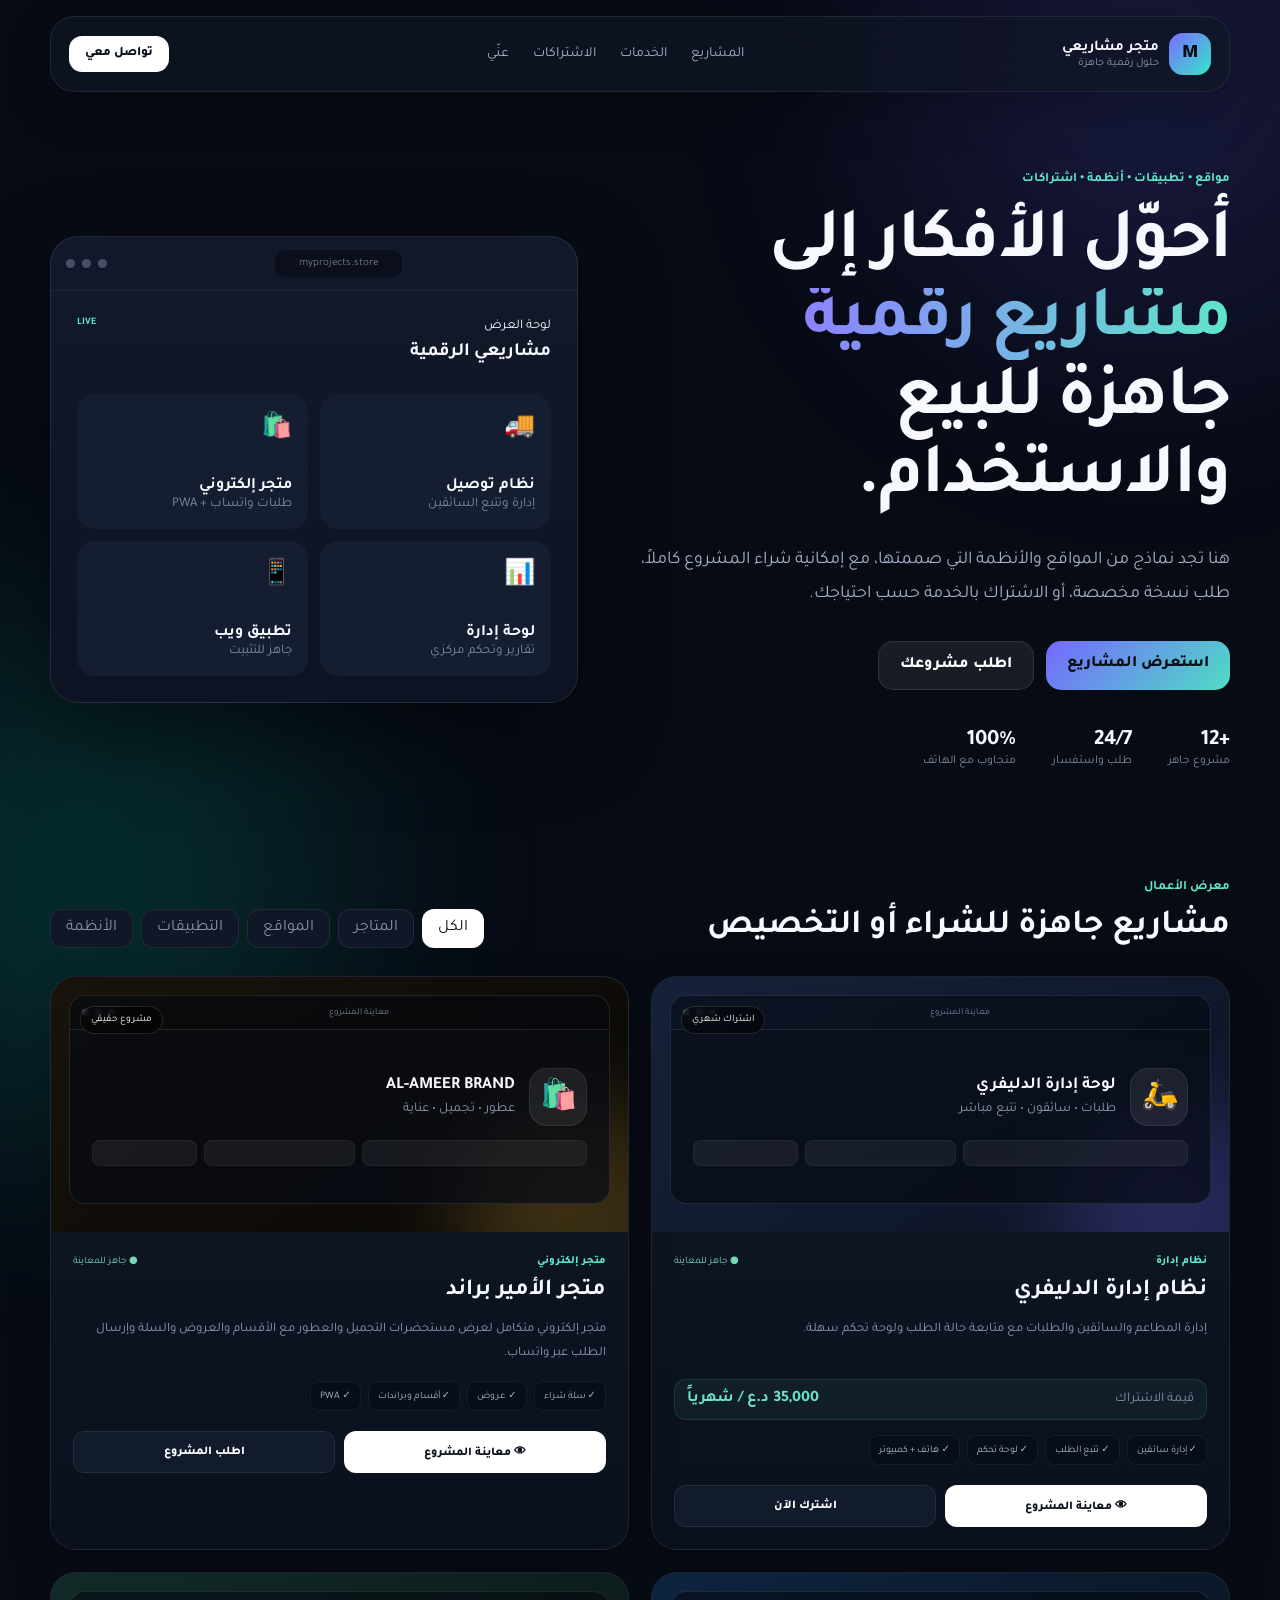
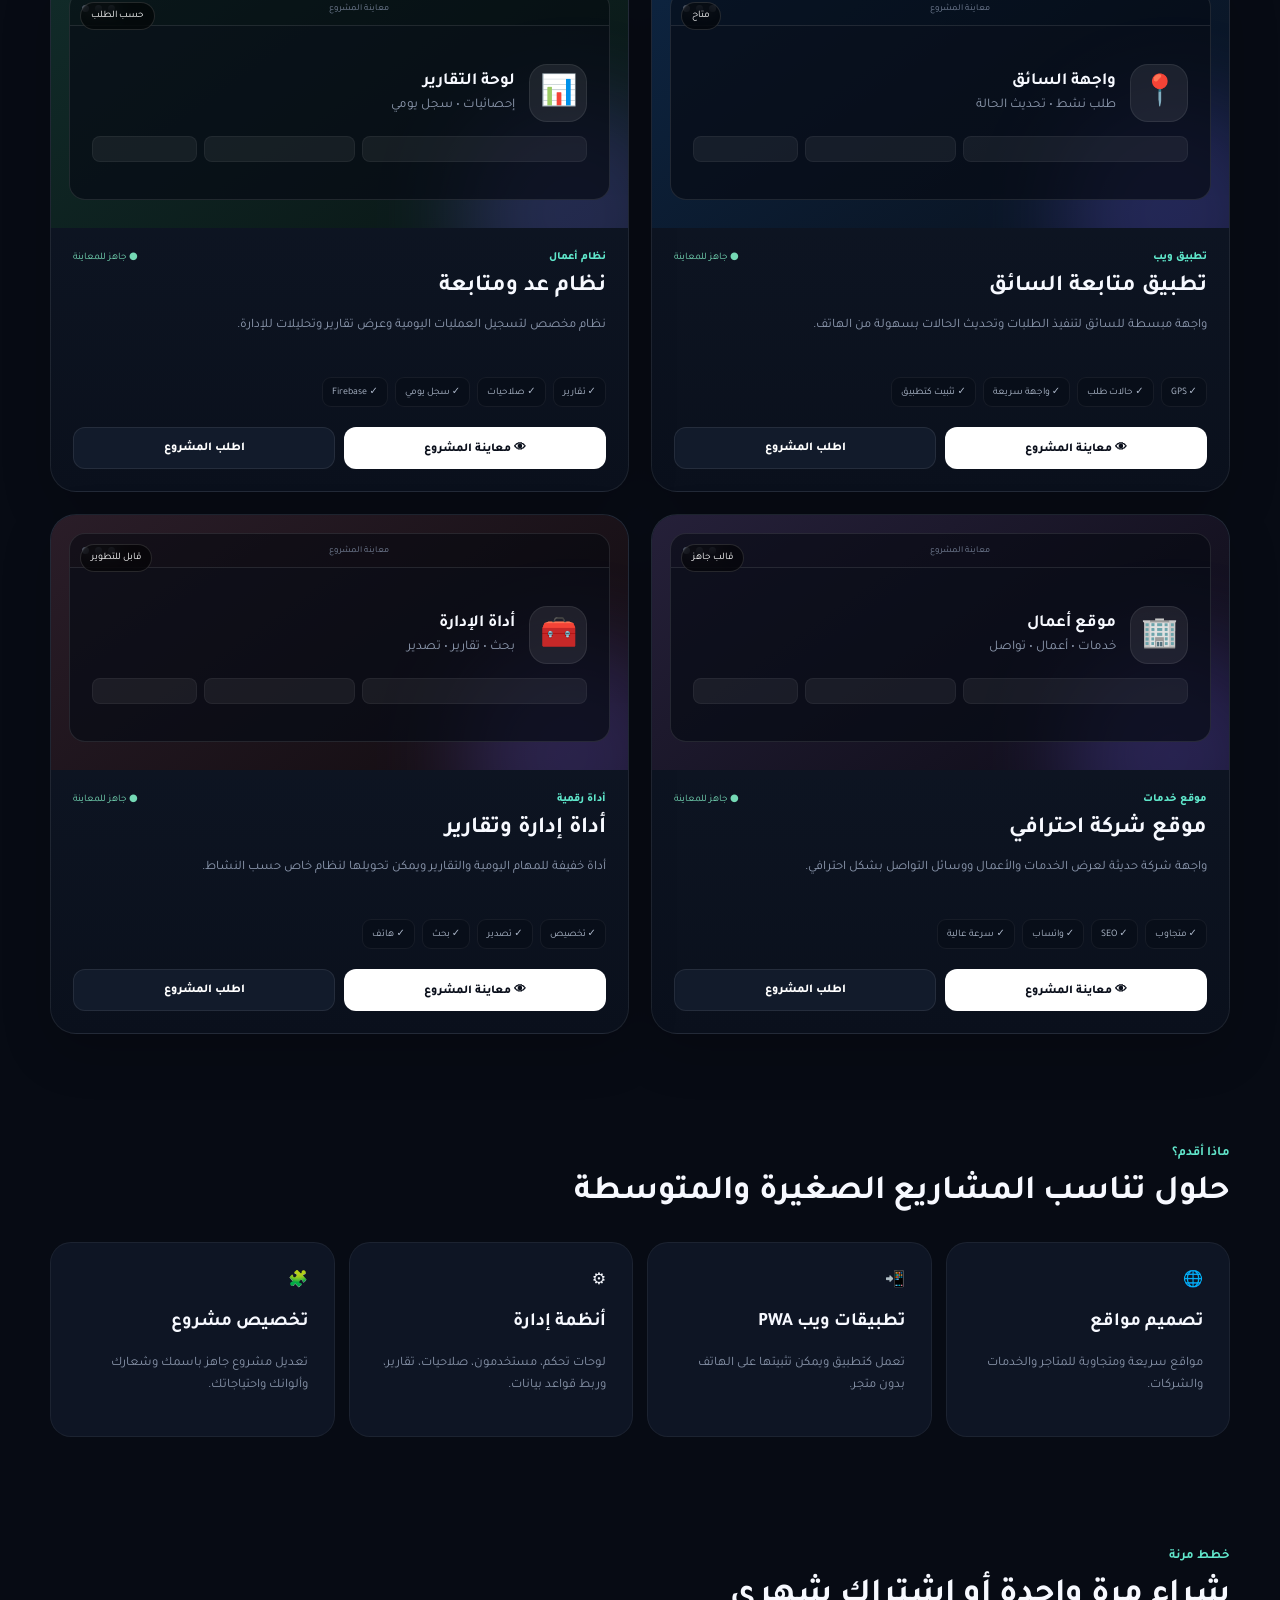
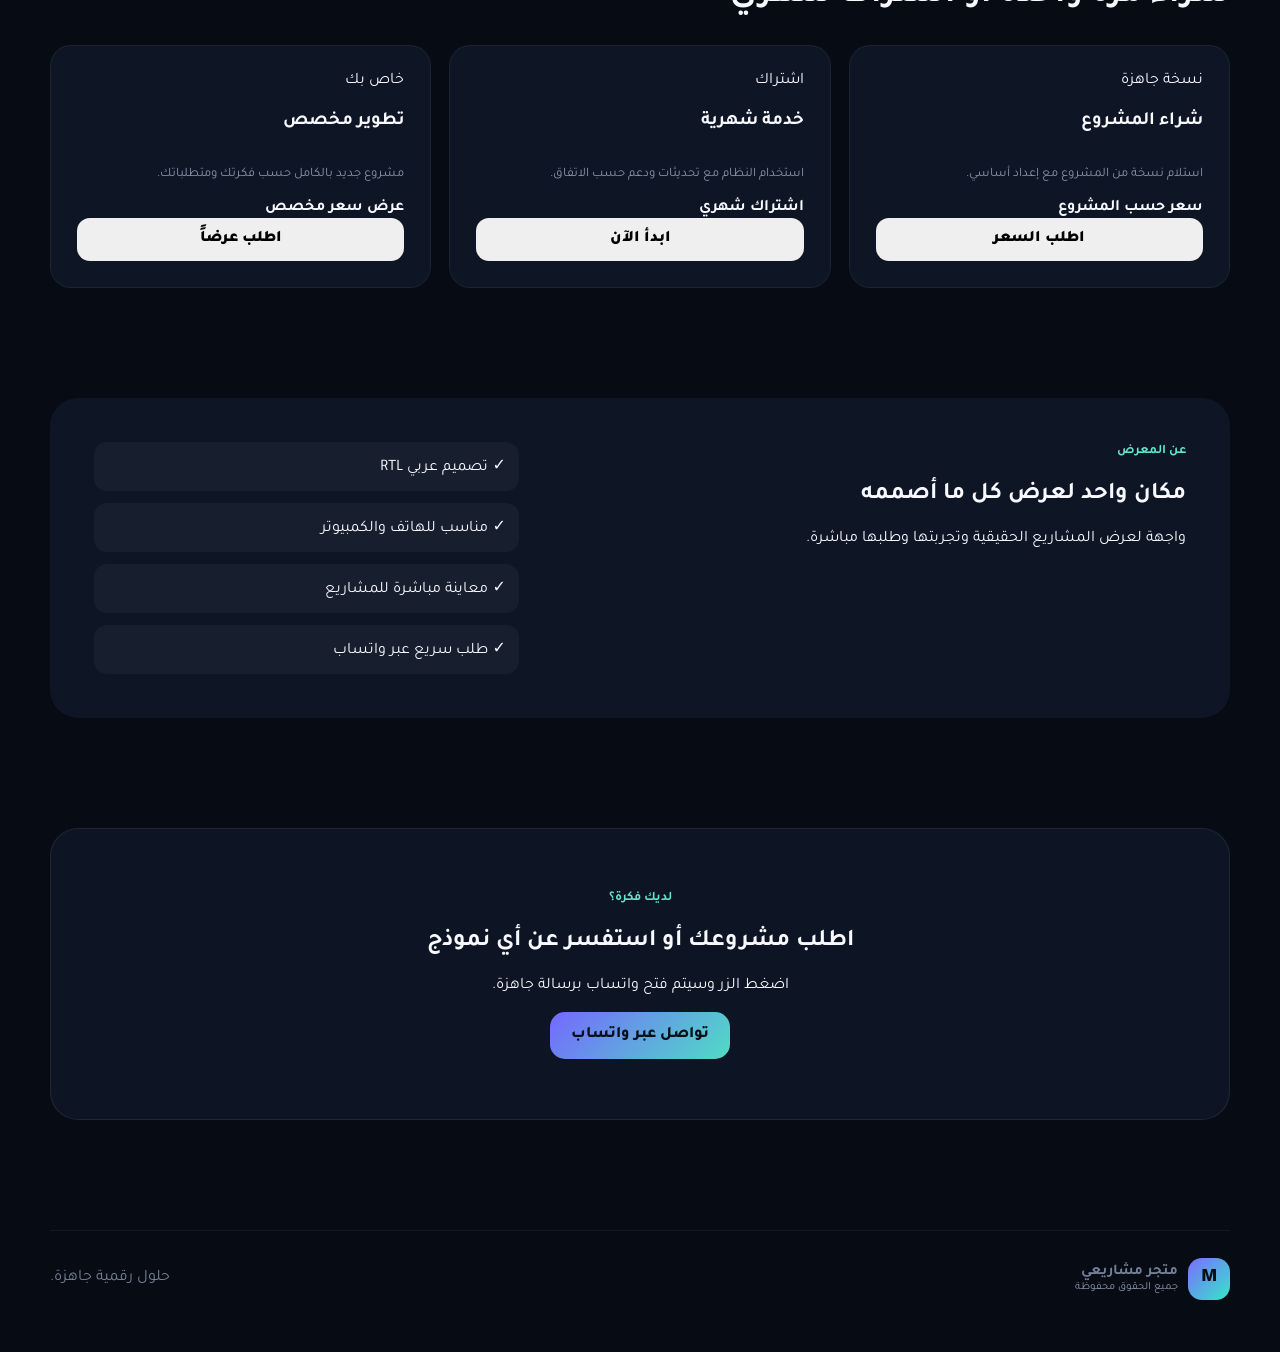
<file: index.html>
<!doctype html><html lang="ar" dir="rtl"><head><meta charset="utf-8"><meta name="viewport" content="width=device-width,initial-scale=1,viewport-fit=cover"><meta name="theme-color" content="#0b1020"><meta name="description" content="معرض مشاريع رقمية، مواقع، تطبيقات واشتراكات جاهزة للبيع."><title>متجر مشاريعي الرقمية</title><link rel="preconnect" href="https://fonts.googleapis.com"><link rel="preconnect" href="https://fonts.gstatic.com" crossorigin><link href="https://fonts.googleapis.com/css2?family=Tajawal:wght@400;500;600;700;800&display=swap" rel="stylesheet"><link rel="stylesheet" href="style.css?v=20260911-4"></head><body><div class="bg-glow glow-1"></div><div class="bg-glow glow-2"></div><header class="topbar"><a href="#" class="brand"><span class="brand-mark">M</span><span><b>متجر مشاريعي</b><small>حلول رقمية جاهزة</small></span></a><nav class="nav"><a href="#projects">المشاريع</a><a href="#services">الخدمات</a><a href="#subscriptions">الاشتراكات</a><a href="#about">عنّي</a></nav><a class="mini-btn" href="#contact">تواصل معي</a></header><main><section class="hero"><div class="hero-copy"><span class="eyebrow">مواقع • تطبيقات • أنظمة • اشتراكات</span><h1>أحوّل الأفكار إلى <span>مشاريع رقمية</span> جاهزة للبيع والاستخدام.</h1><p>هنا تجد نماذج من المواقع والأنظمة التي صممتها، مع إمكانية شراء المشروع كاملاً، طلب نسخة مخصصة، أو الاشتراك بالخدمة حسب احتياجك.</p><div class="hero-actions"><a class="btn primary" href="#projects">استعرض المشاريع</a><a class="btn secondary" href="#contact">اطلب مشروعك</a></div><div class="stats"><div><strong>+12</strong><span>مشروع جاهز</span></div><div><strong>24/7</strong><span>طلب واستفسار</span></div><div><strong>100%</strong><span>متجاوب مع الهاتف</span></div></div></div><div class="hero-card"><div class="browser"><div class="browser-bar"><span></span><span></span><span></span><div>myprojects.store</div></div><div class="browser-content"><div class="dash-title"><div><small>لوحة العرض</small><h3>مشاريعي الرقمية</h3></div><b>LIVE</b></div><div class="dash-grid"><div class="dash-box"><span>🚚</span><b>نظام توصيل</b><small>إدارة وتتبع السائقين</small></div><div class="dash-box"><span>🛍️</span><b>متجر إلكتروني</b><small>طلبات واتساب + PWA</small></div><div class="dash-box"><span>📊</span><b>لوحة إدارة</b><small>تقارير وتحكم مركزي</small></div><div class="dash-box"><span>📱</span><b>تطبيق ويب</b><small>جاهز للتثبيت</small></div></div></div></div></div></section><section class="section" id="projects"><div class="section-head"><div><span class="eyebrow">معرض الأعمال</span><h2>مشاريع جاهزة للشراء أو التخصيص</h2></div><div class="filters" id="filters"><button class="active" onclick="setFilter('all',this)">الكل</button><button onclick="setFilter('store',this)">المتاجر</button><button onclick="setFilter('web',this)">المواقع</button><button onclick="setFilter('app',this)">التطبيقات</button><button onclick="setFilter('system',this)">الأنظمة</button></div></div><div class="project-grid" id="projectGrid"></div></section><section class="section" id="services"><div class="section-head"><div><span class="eyebrow">ماذا أقدم؟</span><h2>حلول تناسب المشاريع الصغيرة والمتوسطة</h2></div></div><div class="service-grid"><article class="service-card"><span>🌐</span><h3>تصميم مواقع</h3><p>مواقع سريعة ومتجاوبة للمتاجر والخدمات والشركات.</p></article><article class="service-card"><span>📲</span><h3>تطبيقات ويب PWA</h3><p>تعمل كتطبيق ويمكن تثبيتها على الهاتف بدون متجر.</p></article><article class="service-card"><span>⚙️</span><h3>أنظمة إدارة</h3><p>لوحات تحكم، مستخدمون، صلاحيات، تقارير، وربط قواعد بيانات.</p></article><article class="service-card"><span>🧩</span><h3>تخصيص مشروع</h3><p>تعديل مشروع جاهز باسمك وشعارك وألوانك واحتياجاتك.</p></article></div></section><section class="section" id="subscriptions"><div class="section-head"><div><span class="eyebrow">خطط مرنة</span><h2>شراء مرة واحدة أو اشتراك شهري</h2></div></div><div class="pricing-grid"><article class="price-card"><span>نسخة جاهزة</span><h3>شراء المشروع</h3><p>استلام نسخة من المشروع مع إعداد أساسي.</p><strong>سعر حسب المشروع</strong><button onclick="orderPlan('شراء مشروع جاهز')">اطلب السعر</button></article><article class="price-card"><span>اشتراك</span><h3>خدمة شهرية</h3><p>استخدام النظام مع تحديثات ودعم حسب الاتفاق.</p><strong>اشتراك شهري</strong><button onclick="orderPlan('اشتراك شهري')">ابدأ الآن</button></article><article class="price-card"><span>خاص بك</span><h3>تطوير مخصص</h3><p>مشروع جديد بالكامل حسب فكرتك ومتطلباتك.</p><strong>عرض سعر مخصص</strong><button onclick="orderPlan('تطوير مشروع مخصص')">اطلب عرضاً</button></article></div></section><section class="section about" id="about"><div class="about-card"><div><span class="eyebrow">عن المعرض</span><h2>مكان واحد لعرض كل ما أصممه</h2><p>واجهة لعرض المشاريع الحقيقية وتجربتها وطلبها مباشرة.</p></div><div class="about-points"><span>✓ تصميم عربي RTL</span><span>✓ مناسب للهاتف والكمبيوتر</span><span>✓ معاينة مباشرة للمشاريع</span><span>✓ طلب سريع عبر واتساب</span></div></div></section><section class="section contact" id="contact"><div class="contact-box"><span class="eyebrow">لديك فكرة؟</span><h2>اطلب مشروعك أو استفسر عن أي نموذج</h2><p>اضغط الزر وسيتم فتح واتساب برسالة جاهزة.</p><button class="btn primary" onclick="contactWhatsApp()">تواصل عبر واتساب</button></div></section></main><footer><div class="brand"><span class="brand-mark">M</span><span><b>متجر مشاريعي</b><small>جميع الحقوق محفوظة</small></span></div><p>حلول رقمية جاهزة.</p></footer><script src="script.js?v=20260911-4"></script></body></html>
</file>
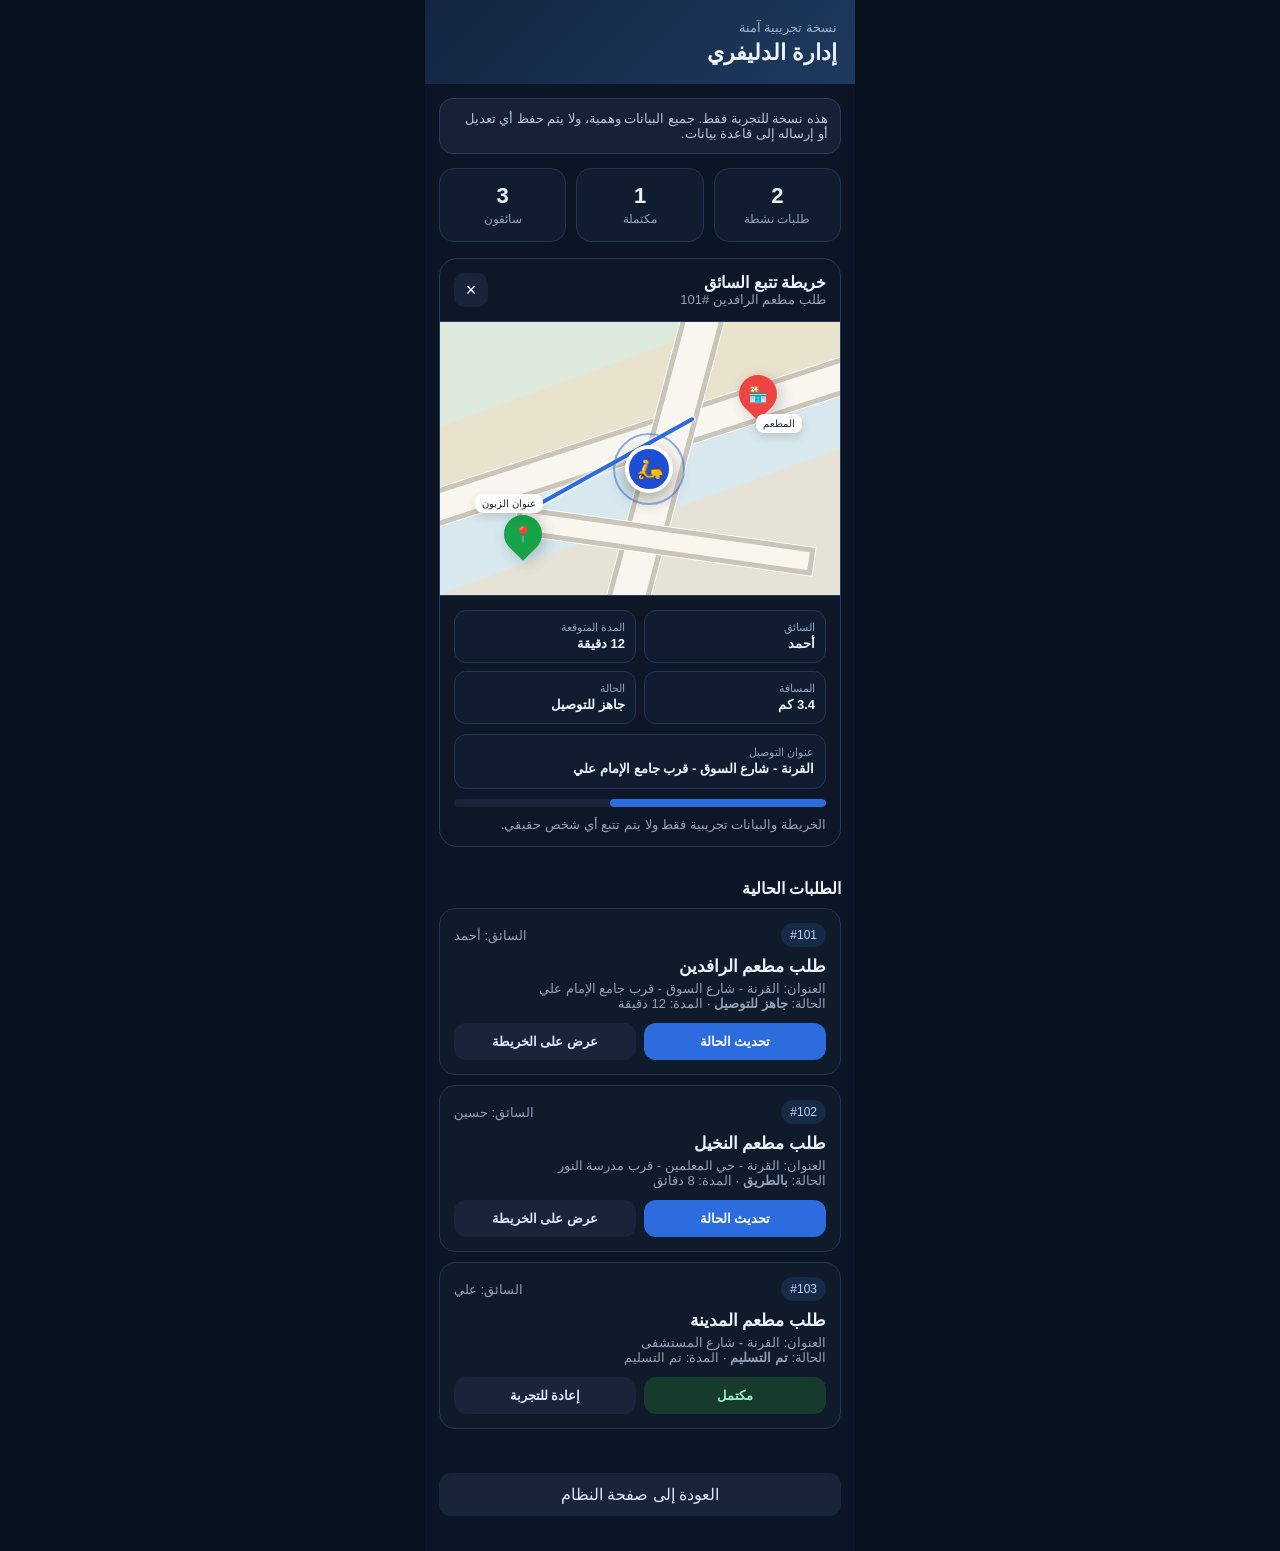
<file: delivery-demo.html>
<!DOCTYPE html><html lang="ar" dir="rtl"><head><meta charset="UTF-8"><meta name="viewport" content="width=device-width,initial-scale=1"><title>تجربة نظام الدليفري</title><style>*{box-sizing:border-box}body{margin:0;font-family:-apple-system,BlinkMacSystemFont,"Segoe UI",Tahoma,Arial;background:#07111f;color:#eef4ff}.app{max-width:430px;margin:auto;min-height:100vh;background:#0b1526}.top{padding:18px;background:linear-gradient(135deg,#132541,#1e3a5f);position:sticky;top:0;z-index:4}.top small{color:#9fb2cc}.top h1{margin:4px 0 0;font-size:22px}.notice{margin:14px;padding:12px;border-radius:14px;background:#172036;border:1px solid #2b3a59;color:#b9c7da;font-size:13px}.stats{display:grid;grid-template-columns:repeat(3,1fr);gap:10px;padding:0 14px}.stat{background:#101d31;border:1px solid #223555;border-radius:15px;padding:14px;text-align:center}.stat b{font-size:22px;display:block}.stat span{font-size:12px;color:#91a1b8}.section{padding:16px 14px}.section h2{font-size:16px;margin:0 0 10px}.order{background:#0f1a2b;border:1px solid #223555;border-radius:16px;padding:14px;margin-bottom:10px}.row{display:flex;justify-content:space-between;gap:10px;align-items:center}.tag{font-size:12px;padding:5px 9px;border-radius:999px;background:#182945;color:#b7d2ff}.muted{color:#91a1b8;font-size:13px}.order h3{margin:9px 0 4px;font-size:17px}.actions{display:grid;grid-template-columns:1fr 1fr;gap:8px;margin-top:12px}.btn{border:0;border-radius:12px;padding:11px;font-weight:800;cursor:pointer}.primary{background:#2d6cdf;color:#fff}.secondary{background:#17243a;color:#dbe8ff}.done{background:#163a2c;color:#9ef0c6}.footer{padding:18px 14px 35px}.back{display:block;text-align:center;background:#17243a;padding:12px;border-radius:12px;color:#dbe8ff;text-decoration:none}.toast{position:fixed;bottom:20px;left:50%;transform:translateX(-50%);background:#111827;color:white;padding:10px 14px;border-radius:10px;display:none;z-index:20}.empty{padding:24px;text-align:center;color:#8fa1ba;border:1px dashed #2a3c5d;border-radius:15px}.mapbox{display:none;margin:16px 14px;background:#0d1728;border:1px solid #263a59;border-radius:18px;overflow:hidden}.mapbox.open{display:block}.maphead{padding:14px;display:flex;align-items:center;justify-content:space-between;gap:10px}.maphead h3{margin:0;font-size:16px}.close{border:0;background:#17243a;color:#fff;border-radius:10px;width:34px;height:34px;font-size:18px}.map{position:relative;height:275px;overflow:hidden;background:linear-gradient(160deg,#dce9dc 0 25%,#e9e2cd 25% 48%,#d7e8ef 48% 65%,#e6e2d6 65%);border-top:1px solid #263a59;border-bottom:1px solid #263a59}.road{position:absolute;background:#f8f6ee;border:5px solid #cac5b9;box-shadow:0 0 0 1px #fff}.road.r1{width:520px;height:36px;left:-70px;top:105px;transform:rotate(-18deg)}.road.r2{width:42px;height:360px;left:205px;top:-45px;transform:rotate(15deg)}.road.r3{width:300px;height:28px;left:75px;top:205px;transform:rotate(8deg)}.route{position:absolute;left:92px;top:184px;width:185px;height:4px;background:#2d6cdf;transform:rotate(-29deg);transform-origin:left center;border-radius:6px;box-shadow:0 0 0 2px #fff7}.pin{position:absolute;width:38px;height:38px;border-radius:50% 50% 50% 0;transform:rotate(-45deg);display:grid;place-items:center;box-shadow:0 5px 15px #0003}.pin span{transform:rotate(45deg)}.restaurant{right:63px;top:53px;background:#ef4444}.customer{left:64px;bottom:42px;background:#16a34a}.driver{position:absolute;left:185px;top:123px;width:48px;height:48px;border-radius:50%;background:#1d4ed8;border:4px solid #fff;display:grid;place-items:center;font-size:22px;box-shadow:0 7px 18px #0005;animation:pulse 1.8s infinite}.driver:after{content:"";position:absolute;width:68px;height:68px;border-radius:50%;border:2px solid #2d6cdf88}@keyframes pulse{50%{transform:scale(1.05)}}.maplabel{position:absolute;background:#fff;color:#172033;font-size:10px;padding:4px 7px;border-radius:8px;box-shadow:0 4px 10px #0002;white-space:nowrap}.lab1{right:38px;top:92px}.lab2{left:35px;bottom:82px}.details{padding:14px;display:grid;gap:10px}.info{display:grid;grid-template-columns:1fr 1fr;gap:8px}.info div{background:#101d31;border:1px solid #223555;border-radius:12px;padding:10px}.info span{display:block;color:#8fa1ba;font-size:11px}.info b{font-size:13px}.address{background:#101d31;border:1px solid #223555;border-radius:12px;padding:11px}.address span{display:block;color:#8fa1ba;font-size:11px}.address b{font-size:13px}.progress{height:8px;background:#17243a;border-radius:20px;overflow:hidden}.progress i{display:block;height:100%;width:58%;background:#2d6cdf;border-radius:20px}</style></head><body><div class="app"><div class="top"><small>نسخة تجريبية آمنة</small><h1>إدارة الدليفري</h1></div><div class="notice">هذه نسخة للتجربة فقط. جميع البيانات وهمية، ولا يتم حفظ أي تعديل أو إرساله إلى قاعدة بيانات.</div><div class="stats"><div class="stat"><b id="activeCount">2</b><span>طلبات نشطة</span></div><div class="stat"><b id="doneCount">1</b><span>مكتملة</span></div><div class="stat"><b>3</b><span>سائقون</span></div></div><div class="mapbox open" id="mapbox"><div class="maphead"><div><h3>خريطة تتبع السائق</h3><div class="muted" id="mapOrderTitle">طلب مطعم الرافدين #101</div></div><button class="close" onclick="closeMap()">×</button></div><div class="map"><div class="road r1"></div><div class="road r2"></div><div class="road r3"></div><div class="route"></div><div class="pin restaurant"><span>🏪</span></div><div class="maplabel lab1">المطعم</div><div class="pin customer"><span>📍</span></div><div class="maplabel lab2">عنوان الزبون</div><div class="driver">🛵</div></div><div class="details"><div class="info"><div><span>السائق</span><b id="mapDriver">أحمد</b></div><div><span>المدة المتوقعة</span><b id="mapEta">12 دقيقة</b></div><div><span>المسافة</span><b id="mapDistance">3.4 كم</b></div><div><span>الحالة</span><b id="mapStatus">جاهز للتوصيل</b></div></div><div class="address"><span>عنوان التوصيل</span><b id="mapAddress">القرنة - شارع السوق - قرب جامع الإمام علي</b></div><div class="progress"><i></i></div><div class="muted">الخريطة والبيانات تجريبية فقط ولا يتم تتبع أي شخص حقيقي.</div></div></div><div class="section"><h2>الطلبات الحالية</h2><div id="orders"></div></div><div class="footer"><a class="back" href="delivery.html">العودة إلى صفحة النظام</a></div></div><div class="toast" id="toast"></div><script>let orders=[{id:101,name:'طلب مطعم الرافدين',driver:'أحمد',status:'جاهز للتوصيل',address:'القرنة - شارع السوق - قرب جامع الإمام علي',eta:'12 دقيقة',distance:'3.4 كم'},{id:102,name:'طلب مطعم النخيل',driver:'حسين',status:'بالطريق',address:'القرنة - حي المعلمين - قرب مدرسة النور',eta:'8 دقائق',distance:'2.1 كم'},{id:103,name:'طلب مطعم المدينة',driver:'علي',status:'تم التسليم',address:'القرنة - شارع المستشفى',eta:'تم التسليم',distance:'4.0 كم'}];function render(){const box=document.getElementById('orders');box.innerHTML=orders.map(o=>`<div class="order"><div class="row"><span class="tag">#${o.id}</span><span class="muted">السائق: ${o.driver}</span></div><h3>${o.name}</h3><div class="muted">العنوان: ${o.address}</div><div class="muted">الحالة: <b>${o.status}</b> · المدة: ${o.eta}</div><div class="actions">${o.status==='تم التسليم'?`<button class="btn done" disabled>مكتمل</button><button class="btn secondary" onclick="resetOrder(${o.id})">إعادة للتجربة</button>`:`<button class="btn primary" onclick="advance(${o.id})">تحديث الحالة</button><button class="btn secondary" onclick="showMap(${o.id})">عرض على الخريطة</button>`}</div></div>`).join('');document.getElementById('activeCount').textContent=orders.filter(o=>o.status!=='تم التسليم').length;document.getElementById('doneCount').textContent=orders.filter(o=>o.status==='تم التسليم').length}function advance(id){const o=orders.find(x=>x.id===id);if(o.status==='جاهز للتوصيل'){o.status='بالطريق';o.eta='12 دقيقة'}else if(o.status==='بالطريق'){o.status='تم التسليم';o.eta='تم التسليم'}toast('تم تحديث الحالة تجريبياً — بدون حفظ');render();showMap(id)}function resetOrder(id){const o=orders.find(x=>x.id===id);o.status='جاهز للتوصيل';o.eta='12 دقيقة';toast('تمت إعادة الطلب للتجربة');render()}function showMap(id){const o=orders.find(x=>x.id===id);document.getElementById('mapOrderTitle').textContent=`${o.name} #${o.id}`;document.getElementById('mapDriver').textContent=o.driver;document.getElementById('mapEta').textContent=o.eta;document.getElementById('mapDistance').textContent=o.distance;document.getElementById('mapStatus').textContent=o.status;document.getElementById('mapAddress').textContent=o.address;document.getElementById('mapbox').classList.add('open');document.getElementById('mapbox').scrollIntoView({behavior:'smooth',block:'center'})}function closeMap(){document.getElementById('mapbox').classList.remove('open')}function toast(t){const e=document.getElementById('toast');e.textContent=t;e.style.display='block';setTimeout(()=>e.style.display='none',1800)}render();</script></body></html>
</file>
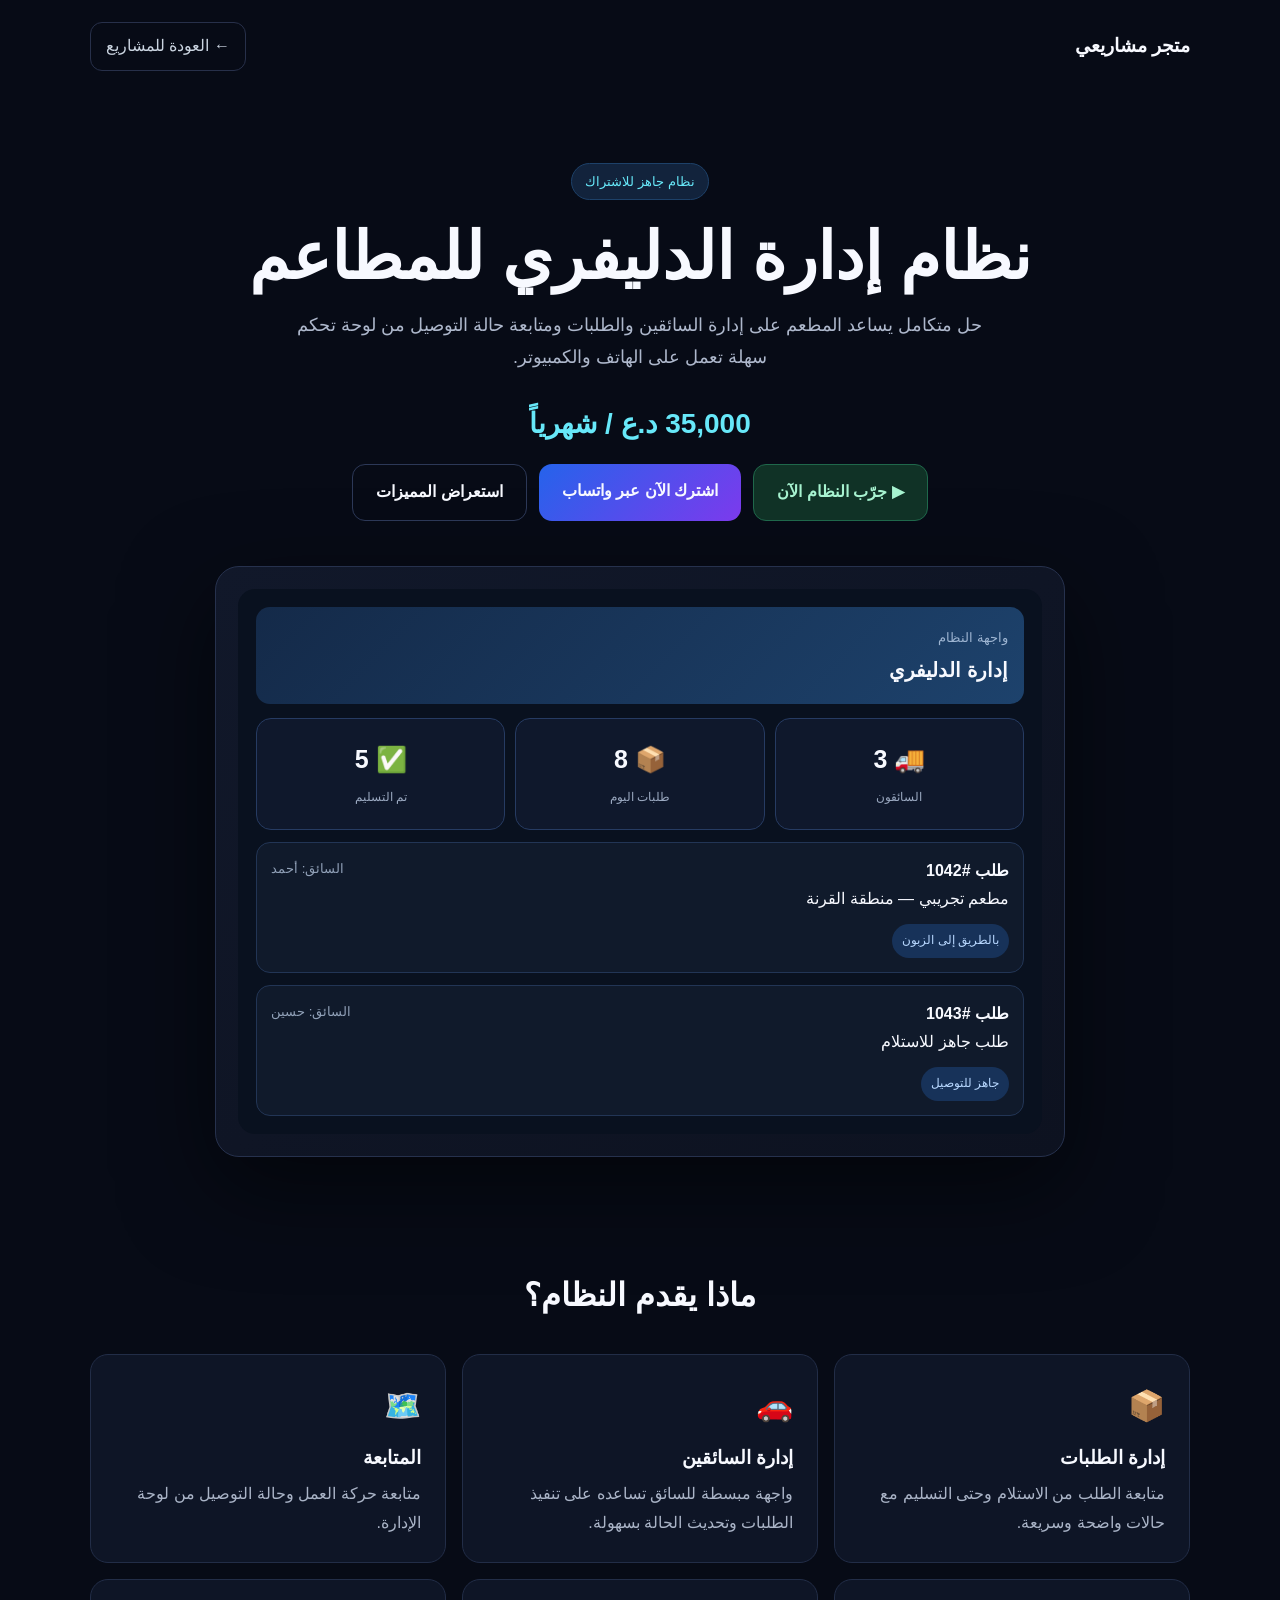
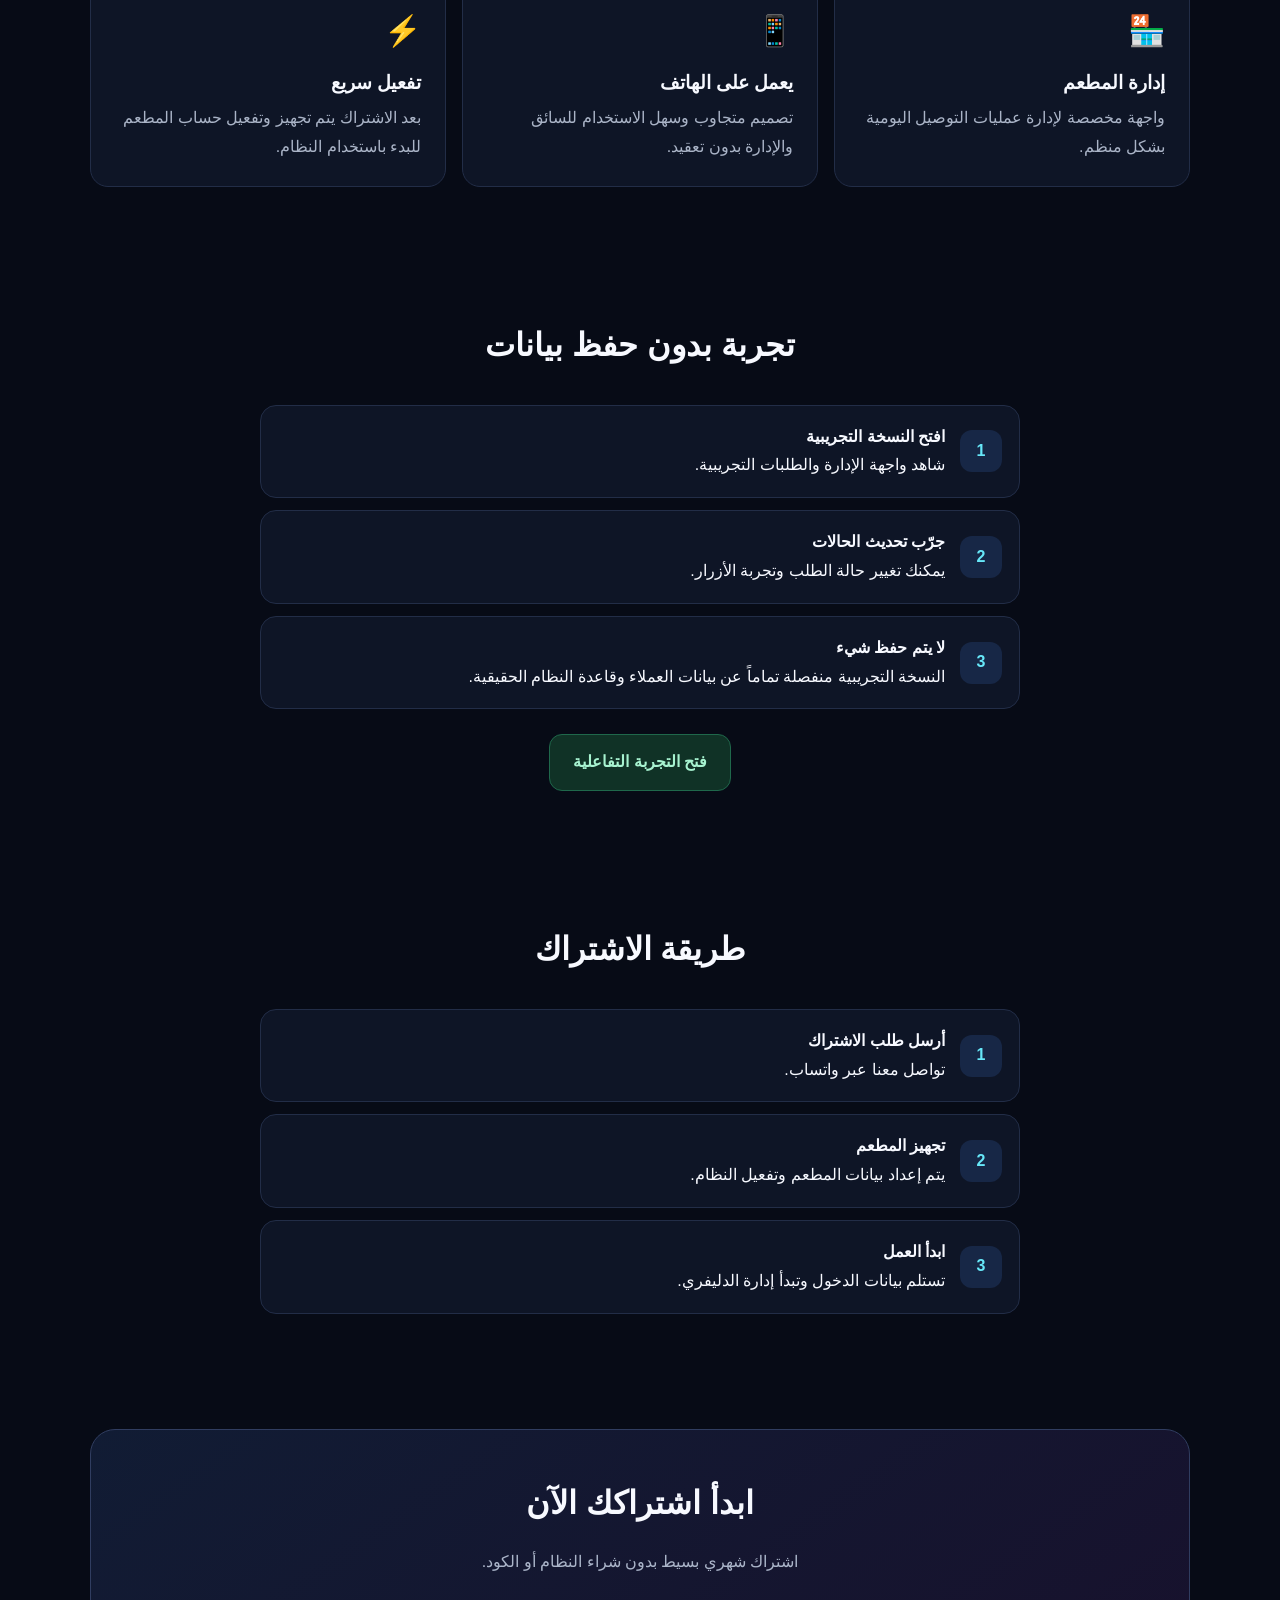
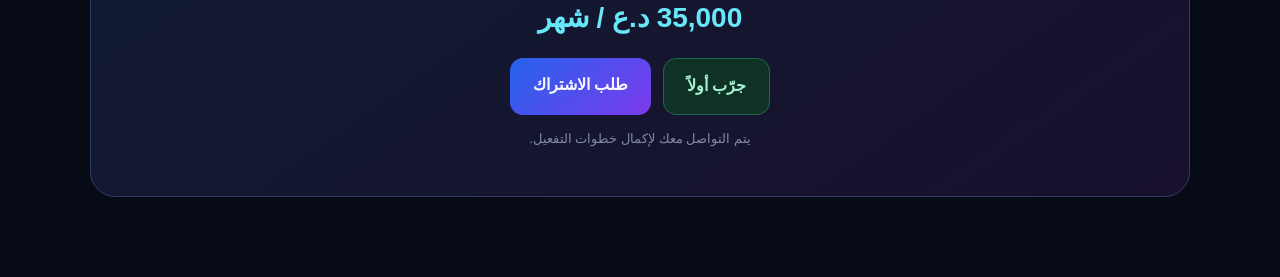
<file: delivery.html>
<!DOCTYPE html>
<html lang="ar" dir="rtl">
<head>
<meta charset="UTF-8">
<meta name="viewport" content="width=device-width,initial-scale=1.0">
<meta name="theme-color" content="#070b16">
<title>نظام إدارة الدليفري | متجر مشاريعي</title>
<style>
*{box-sizing:border-box}html{scroll-behavior:smooth}body{margin:0;font-family:-apple-system,BlinkMacSystemFont,"Segoe UI",Tahoma,Arial,sans-serif;background:#070b16;color:#f7f9ff;line-height:1.8}a{text-decoration:none;color:inherit}.wrap{width:min(1100px,92%);margin:auto}.top{padding:22px 0;display:flex;justify-content:space-between;align-items:center}.brand{font-weight:900;font-size:19px}.back{border:1px solid #27304a;padding:9px 15px;border-radius:12px;color:#cbd5e1}.hero{padding:70px 0 45px;text-align:center}.badge{display:inline-block;background:#12233c;border:1px solid #1d4169;color:#67e8f9;padding:6px 13px;border-radius:999px;font-size:13px}.hero h1{font-size:clamp(34px,7vw,65px);line-height:1.15;margin:20px auto 14px;max-width:850px}.hero p{color:#aeb8cc;max-width:700px;margin:0 auto 25px;font-size:18px}.price{font-size:28px;font-weight:900;color:#67e8f9;margin:15px 0}.actions{display:flex;gap:12px;justify-content:center;flex-wrap:wrap}.btn{padding:13px 23px;border-radius:13px;font-weight:800;border:1px solid #2c3857}.primary{background:linear-gradient(135deg,#2563eb,#7c3aed);border:0}.demo-btn{background:#103226;border-color:#1f684b;color:#a7f3d0}.mock{margin:45px auto 0;max-width:850px;background:linear-gradient(145deg,#11182a,#0d1220);border:1px solid #26314d;border-radius:24px;padding:22px;box-shadow:0 30px 90px #0008}.screen{min-height:380px;border-radius:17px;background:#09111f;padding:18px}.appbar{text-align:right;background:linear-gradient(135deg,#142a49,#1d426c);border-radius:14px;padding:16px;margin-bottom:14px}.appbar small{color:#9db4d1}.appbar b{display:block;font-size:20px}.screen-inner{display:grid;grid-template-columns:repeat(3,1fr);gap:10px}.mini{background:#111b30cc;border:1px solid #263b62;border-radius:15px;padding:18px 10px}.mini b{display:block;font-size:25px}.mini span{font-size:12px;color:#9ba9c1}.order-preview{margin-top:12px;text-align:right;background:#101a2b;border:1px solid #223555;border-radius:14px;padding:14px}.order-preview .line{display:flex;justify-content:space-between;gap:10px}.order-preview small{color:#91a1b8}.status{display:inline-block;margin-top:10px;padding:6px 10px;border-radius:999px;background:#173259;color:#b8d8ff;font-size:12px}.section{padding:65px 0}.section h2{text-align:center;font-size:32px;margin:0 0 30px}.grid{display:grid;grid-template-columns:repeat(3,1fr);gap:16px}.card{background:#0e1526;border:1px solid #222d47;border-radius:18px;padding:24px}.card .ico{font-size:30px}.card h3{margin:8px 0 5px}.card p{margin:0;color:#aab4c7}.how{max-width:760px;margin:auto;display:grid;gap:12px}.step{display:flex;gap:15px;align-items:center;background:#0e1526;border:1px solid #222d47;padding:17px;border-radius:16px}.num{min-width:42px;height:42px;display:grid;place-items:center;border-radius:12px;background:#172746;color:#67e8f9;font-weight:900}.cta{margin:50px auto 80px;text-align:center;background:linear-gradient(145deg,#111c34,#18102c);border:1px solid #303d60;border-radius:25px;padding:45px 20px}.cta h2{font-size:32px;margin:0 0 8px}.cta p{color:#abb5c9}.note{color:#7f8ba3;font-size:13px;margin-top:12px}@media(max-width:700px){.grid{grid-template-columns:1fr}.hero{padding-top:45px}.screen-inner{grid-template-columns:1fr 1fr}.screen{padding:12px}.top{font-size:14px}}
</style>
</head>
<body>
<div class="wrap top"><div class="brand">متجر مشاريعي</div><a class="back" href="index.html">← العودة للمشاريع</a></div>
<main>
<section class="hero wrap">
<span class="badge">نظام جاهز للاشتراك</span>
<h1>نظام إدارة الدليفري للمطاعم</h1>
<p>حل متكامل يساعد المطعم على إدارة السائقين والطلبات ومتابعة حالة التوصيل من لوحة تحكم سهلة تعمل على الهاتف والكمبيوتر.</p>
<div class="price">35,000 د.ع / شهرياً</div>
<div class="actions"><a class="btn demo-btn" href="delivery-demo.html">▶ جرّب النظام الآن</a><a class="btn primary" href="https://wa.me/9647731378313?text=%D9%85%D8%B1%D8%AD%D8%A8%D8%A7%D9%8B%D8%8C%20%D8%A3%D8%B1%D9%8A%D8%AF%20%D8%A7%D9%84%D8%A7%D8%B4%D8%AA%D8%B1%D8%A7%D9%83%20%D9%81%D9%8A%20%D9%86%D8%B8%D8%A7%D9%85%20%D8%A5%D8%AF%D8%A7%D8%B1%D8%A9%20%D8%A7%D9%84%D8%AF%D9%84%D9%8A%D9%81%D8%B1%D9%8A" target="_blank">اشترك الآن عبر واتساب</a><a class="btn" href="#features">استعراض المميزات</a></div>
<div class="mock"><div class="screen"><div class="appbar"><small>واجهة النظام</small><b>إدارة الدليفري</b></div><div class="screen-inner"><div class="mini"><b>🚚 3</b><span>السائقون</span></div><div class="mini"><b>📦 8</b><span>طلبات اليوم</span></div><div class="mini"><b>✅ 5</b><span>تم التسليم</span></div></div><div class="order-preview"><div class="line"><b>طلب #1042</b><small>السائق: أحمد</small></div><div>مطعم تجريبي — منطقة القرنة</div><span class="status">بالطريق إلى الزبون</span></div><div class="order-preview"><div class="line"><b>طلب #1043</b><small>السائق: حسين</small></div><div>طلب جاهز للاستلام</div><span class="status">جاهز للتوصيل</span></div></div></div>
</section>
<section class="section wrap" id="features"><h2>ماذا يقدم النظام؟</h2><div class="grid">
<div class="card"><div class="ico">📦</div><h3>إدارة الطلبات</h3><p>متابعة الطلب من الاستلام وحتى التسليم مع حالات واضحة وسريعة.</p></div>
<div class="card"><div class="ico">🚗</div><h3>إدارة السائقين</h3><p>واجهة مبسطة للسائق تساعده على تنفيذ الطلبات وتحديث الحالة بسهولة.</p></div>
<div class="card"><div class="ico">🗺️</div><h3>المتابعة</h3><p>متابعة حركة العمل وحالة التوصيل من لوحة الإدارة.</p></div>
<div class="card"><div class="ico">🏪</div><h3>إدارة المطعم</h3><p>واجهة مخصصة لإدارة عمليات التوصيل اليومية بشكل منظم.</p></div>
<div class="card"><div class="ico">📱</div><h3>يعمل على الهاتف</h3><p>تصميم متجاوب وسهل الاستخدام للسائق والإدارة بدون تعقيد.</p></div>
<div class="card"><div class="ico">⚡</div><h3>تفعيل سريع</h3><p>بعد الاشتراك يتم تجهيز وتفعيل حساب المطعم للبدء باستخدام النظام.</p></div>
</div></section>
<section class="section wrap"><h2>تجربة بدون حفظ بيانات</h2><div class="how"><div class="step"><div class="num">1</div><div><b>افتح النسخة التجريبية</b><br><span>شاهد واجهة الإدارة والطلبات التجريبية.</span></div></div><div class="step"><div class="num">2</div><div><b>جرّب تحديث الحالات</b><br><span>يمكنك تغيير حالة الطلب وتجربة الأزرار.</span></div></div><div class="step"><div class="num">3</div><div><b>لا يتم حفظ شيء</b><br><span>النسخة التجريبية منفصلة تماماً عن بيانات العملاء وقاعدة النظام الحقيقية.</span></div></div></div><div class="actions" style="margin-top:25px"><a class="btn demo-btn" href="delivery-demo.html">فتح التجربة التفاعلية</a></div></section>
<section class="section wrap"><h2>طريقة الاشتراك</h2><div class="how"><div class="step"><div class="num">1</div><div><b>أرسل طلب الاشتراك</b><br><span>تواصل معنا عبر واتساب.</span></div></div><div class="step"><div class="num">2</div><div><b>تجهيز المطعم</b><br><span>يتم إعداد بيانات المطعم وتفعيل النظام.</span></div></div><div class="step"><div class="num">3</div><div><b>ابدأ العمل</b><br><span>تستلم بيانات الدخول وتبدأ إدارة الدليفري.</span></div></div></div></section>
<section class="wrap cta"><h2>ابدأ اشتراكك الآن</h2><p>اشتراك شهري بسيط بدون شراء النظام أو الكود.</p><div class="price">35,000 د.ع / شهر</div><div class="actions"><a class="btn demo-btn" href="delivery-demo.html">جرّب أولاً</a><a class="btn primary" href="https://wa.me/9647731378313?text=%D9%85%D8%B1%D8%AD%D8%A8%D8%A7%D9%8B%D8%8C%20%D8%A3%D8%B1%D9%8A%D8%AF%20%D8%A7%D9%84%D8%A7%D8%B4%D8%AA%D8%B1%D8%A7%D9%83%20%D9%81%D9%8A%20%D9%86%D8%B8%D8%A7%D9%85%20%D8%A5%D8%AF%D8%A7%D8%B1%D8%A9%20%D8%A7%D9%84%D8%AF%D9%84%D9%8A%D9%81%D8%B1%D9%8A" target="_blank">طلب الاشتراك</a></div><div class="note">يتم التواصل معك لإكمال خطوات التفعيل.</div></section>
</main>
</body></html>
</file>
<file: style.css>
*{box-sizing:border-box}html{scroll-behavior:smooth}body{margin:0;font-family:"Tajawal",system-ui,sans-serif;background:#070b14;color:#f7f9ff;overflow-x:hidden}a{text-decoration:none;color:inherit}button{font:inherit}.bg-glow{position:fixed;width:520px;height:520px;border-radius:50%;filter:blur(120px);opacity:.16;pointer-events:none;z-index:-1}.glow-1{background:#665dff;top:-170px;right:-130px}.glow-2{background:#00d5b0;bottom:-240px;left:-180px}.topbar{width:min(1180px,calc(100% - 28px));margin:16px auto 0;height:76px;padding:0 18px;display:flex;align-items:center;justify-content:space-between;background:rgba(16,22,37,.75);border:1px solid rgba(255,255,255,.08);border-radius:24px;backdrop-filter:blur(18px);position:sticky;top:12px;z-index:20;box-shadow:0 16px 50px rgba(0,0,0,.22)}.brand{display:flex;align-items:center;gap:10px}.brand-mark{width:42px;height:42px;border-radius:14px;display:grid;place-items:center;background:linear-gradient(135deg,#7c6cff,#34e7c8);color:#071017;font-weight:900;font-size:19px}.brand span:last-child{display:flex;flex-direction:column}.brand b{font-size:15px}.brand small{font-size:11px;color:#8f9bb3}.nav{display:flex;gap:24px;color:#aab4c8;font-size:14px}.mini-btn{background:#fff;color:#0a0f1c;padding:10px 16px;border-radius:13px;font-weight:800;font-size:13px}.hero{width:min(1180px,calc(100% - 28px));margin:78px auto 40px;display:grid;grid-template-columns:1.06fr .94fr;gap:56px;align-items:center;min-height:520px}.eyebrow{color:#61e6cb;font-weight:700;font-size:13px}.hero h1{font-size:clamp(40px,6vw,72px);line-height:1.09;margin:18px 0 22px;letter-spacing:-1.8px}.hero h1 span{background:linear-gradient(90deg,#8d82ff,#5fe6ca);-webkit-background-clip:text;color:transparent}.hero p{color:#a7b0c4;font-size:18px;line-height:1.9}.hero-actions{display:flex;gap:12px;margin-top:30px}.btn{border:0;border-radius:15px;padding:14px 21px;font-weight:800;cursor:pointer}.btn.primary{background:linear-gradient(135deg,#7568ff,#4fddc4);color:#071017}.btn.secondary{background:rgba(255,255,255,.07);color:#fff;border:1px solid rgba(255,255,255,.1)}.stats{display:flex;gap:36px;margin-top:38px}.stats div{display:flex;flex-direction:column}.stats strong{font-size:22px}.stats span{font-size:12px;color:#7f8aa0}.browser{background:linear-gradient(180deg,#12192a,#0d1322);border:1px solid rgba(255,255,255,.09);border-radius:28px;overflow:hidden;box-shadow:0 30px 90px rgba(0,0,0,.45)}.browser-bar{height:54px;display:flex;align-items:center;gap:7px;padding:0 15px;border-bottom:1px solid rgba(255,255,255,.06);direction:ltr}.browser-bar>span{width:9px;height:9px;border-radius:50%;background:#465068}.browser-bar div{margin:auto;background:#0a0f1b;color:#6f7b92;padding:7px 24px;border-radius:10px;font-size:11px}.browser-content{padding:26px}.dash-title{display:flex;justify-content:space-between}.dash-title h3{margin:5px 0}.dash-title b{font-size:10px;color:#61e6cb}.dash-grid{display:grid;grid-template-columns:1fr 1fr;gap:12px;margin-top:25px}.dash-box{min-height:135px;border-radius:18px;padding:16px;background:#151e31;display:flex;flex-direction:column;justify-content:flex-end}.dash-box span{font-size:25px;margin-bottom:auto}.dash-box small{color:#7e8aa1}.section{width:min(1180px,calc(100% - 28px));margin:110px auto}.section-head{display:flex;justify-content:space-between;align-items:end;gap:20px;margin-bottom:28px}.section-head h2{font-size:34px;margin:10px 0 0}.filters{display:flex;gap:8px;flex-wrap:wrap}.filters button{border:1px solid rgba(255,255,255,.08);background:#101727;color:#8995aa;border-radius:12px;padding:9px 15px;cursor:pointer}.filters button.active,.filters button:hover{background:#fff;color:#090e19}.project-grid{display:grid;grid-template-columns:repeat(2,1fr);gap:22px}.project-card{background:linear-gradient(180deg,#101827,#0a101c);border:1px solid rgba(255,255,255,.08);border-radius:26px;overflow:hidden;transition:.3s;box-shadow:0 18px 50px rgba(0,0,0,.18)}.project-card:hover{transform:translateY(-6px);border-color:rgba(111,103,255,.35);box-shadow:0 28px 70px rgba(0,0,0,.32)}.project-visual{height:255px;position:relative;padding:18px;background:linear-gradient(145deg,#16213a,#0c1322);overflow:hidden}.project-visual:after{content:"";position:absolute;width:230px;height:230px;border-radius:50%;filter:blur(45px);opacity:.24;right:-60px;bottom:-100px;background:#7669ff}.project-visual.ameer{background:linear-gradient(145deg,#18130c,#080706)}.project-visual.ameer:after{background:#d5a63c}.project-visual.driver{background:linear-gradient(145deg,#0d2440,#09111d)}.project-visual.reports{background:linear-gradient(145deg,#112b29,#091514)}.project-visual.company{background:linear-gradient(145deg,#252039,#0d0b15)}.project-visual.tool{background:linear-gradient(145deg,#2a1d28,#100b0f)}.visual-browser{height:34px;border:1px solid rgba(255,255,255,.1);border-bottom:0;border-radius:16px 16px 0 0;background:rgba(4,8,15,.55);display:flex;align-items:center;padding:0 12px;gap:6px;direction:ltr}.visual-browser i{width:7px;height:7px;background:#596273;border-radius:50%}.visual-browser span{margin:auto;color:#78849a;font-size:9px}.visual-content{height:175px;border:1px solid rgba(255,255,255,.1);border-radius:0 0 16px 16px;background:rgba(7,12,21,.72);padding:22px;display:grid;grid-template-columns:58px 1fr;gap:14px;align-content:center;position:relative;z-index:1}.visual-logo{width:58px;height:58px;border-radius:18px;background:rgba(255,255,255,.08);display:grid;place-items:center;font-size:30px;border:1px solid rgba(255,255,255,.08)}.visual-copy{display:flex;flex-direction:column;justify-content:center}.visual-copy strong{font-size:17px}.visual-copy small{color:#8f9bb0;margin-top:5px}.visual-ui{grid-column:1/-1;display:grid;grid-template-columns:1.5fr 1fr .7fr;gap:7px}.visual-ui b{height:26px;border-radius:8px;background:rgba(255,255,255,.06);border:1px solid rgba(255,255,255,.05)}.project-status{position:absolute;top:29px;left:29px;z-index:3;font-size:10px;padding:7px 10px;border-radius:999px;background:rgba(0,0,0,.55);backdrop-filter:blur(8px);border:1px solid rgba(255,255,255,.13);color:#fff}.project-body{padding:22px}.project-meta{display:flex;justify-content:space-between;align-items:center}.project-type{font-size:11px;color:#5fe6ca;font-weight:800}.project-live{font-size:10px;color:#75d9b5}.project-body h3{font-size:23px;margin:9px 0}.project-body p{color:#8e9ab0;line-height:1.8;font-size:13px;min-height:48px}.project-price{display:flex;align-items:center;justify-content:space-between;background:rgba(97,230,203,.06);border:1px solid rgba(97,230,203,.12);padding:10px 12px;border-radius:12px;margin:12px 0}.project-price small{color:#8190a7}.project-price strong{color:#70e4c9}.project-features{display:flex;gap:7px;flex-wrap:wrap;margin:15px 0 20px}.project-features span{font-size:10px;color:#aeb9cb;background:#080e19;border:1px solid rgba(255,255,255,.06);padding:7px 9px;border-radius:9px}.project-actions{display:grid;grid-template-columns:1fr 1fr;gap:9px}.project-actions a,.project-actions button{border-radius:12px;padding:12px;border:1px solid rgba(255,255,255,.08);cursor:pointer;text-align:center;font-size:12px;font-weight:800}.project-actions a{background:#fff;color:#0a0f1b}.project-actions button{background:#121b2b;color:#fff}.projects-empty{grid-column:1/-1;text-align:center;padding:40px;border:1px dashed #334155;border-radius:18px;color:#94a3b8}.service-grid{display:grid;grid-template-columns:repeat(4,1fr);gap:14px}.service-card,.price-card{padding:26px;border-radius:21px;background:#0e1524;border:1px solid rgba(255,255,255,.06)}.service-card p,.price-card p{color:#8995aa;line-height:1.7;font-size:13px}.pricing-grid{display:grid;grid-template-columns:repeat(3,1fr);gap:18px}.price-card{display:flex;flex-direction:column}.price-card button{margin-top:auto;border:0;border-radius:13px;padding:12px;font-weight:900}.about-card{display:grid;grid-template-columns:1.2fr .8fr;gap:30px;background:#0e1524;border-radius:28px;padding:44px}.about-points{display:grid;gap:12px}.about-points span{padding:13px;background:rgba(255,255,255,.04);border-radius:13px}.contact-box{text-align:center;padding:60px 20px;border:1px solid rgba(255,255,255,.08);border-radius:28px;background:#0d1423}footer{width:min(1180px,calc(100% - 28px));margin:0 auto 26px;padding:22px 0;border-top:1px solid rgba(255,255,255,.06);display:flex;justify-content:space-between;color:#758198}@media(max-width:900px){.nav{display:none}.hero{grid-template-columns:1fr}.service-grid{grid-template-columns:1fr 1fr}.pricing-grid{grid-template-columns:1fr}.about-card{grid-template-columns:1fr}}@media(max-width:620px){.topbar{height:68px}.brand small{display:none}.hero{margin-top:38px;min-height:auto}.hero h1{font-size:39px}.hero p{font-size:15px}.hero-actions{display:grid}.stats{gap:18px}.section{margin:78px auto}.section-head{align-items:flex-start;flex-direction:column}.section-head h2{font-size:27px}.project-grid,.service-grid{grid-template-columns:1fr}.project-visual{height:225px}.visual-content{height:150px;padding:17px}.project-body{padding:18px}.project-body h3{font-size:21px}.project-actions{grid-template-columns:1fr}.about-card{padding:25px}footer{flex-direction:column;gap:15px;text-align:center}}
</file>
